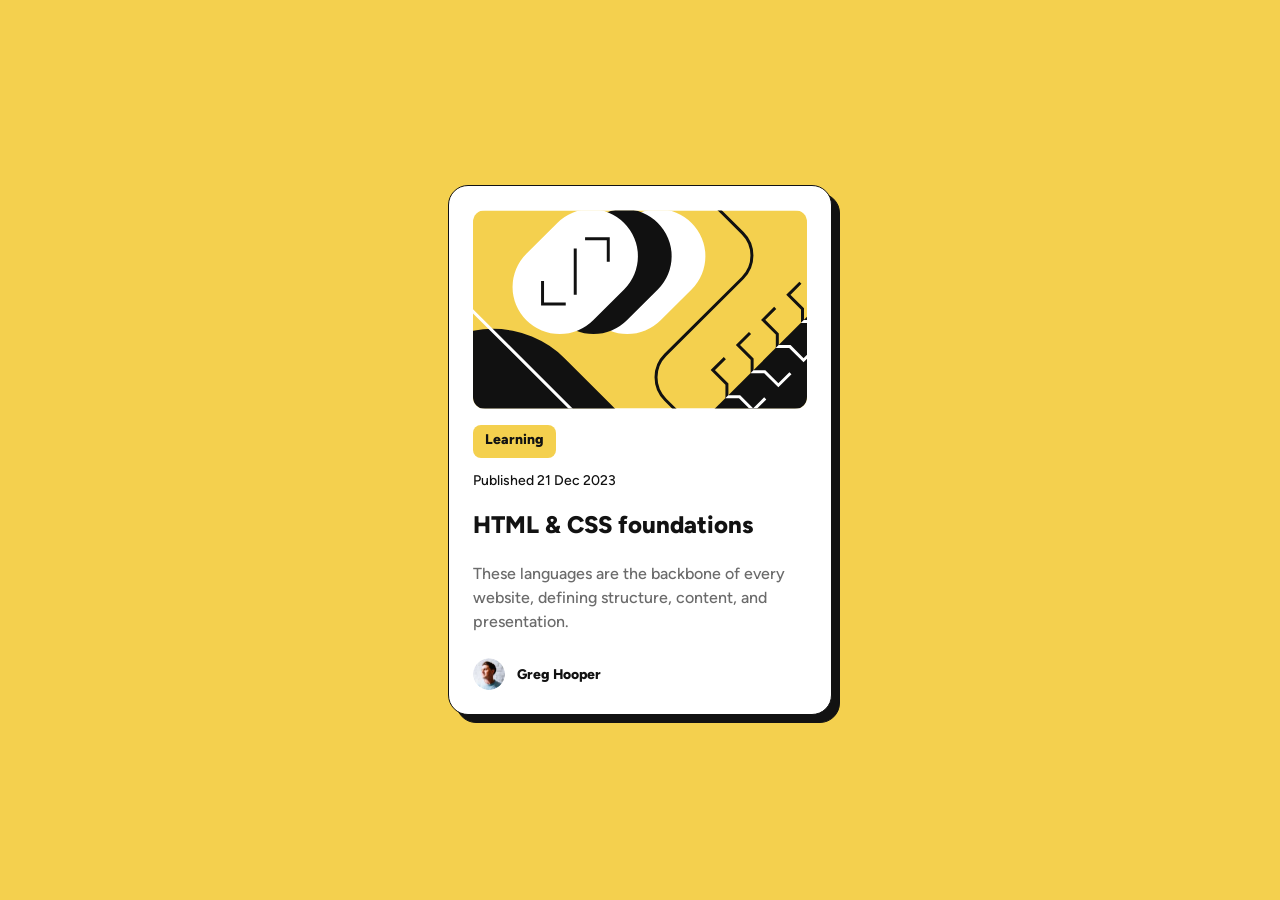
<file: blog-preview-card-main/index.html>
<!doctype html>
<html lang="en">
  <head>
    <meta charset="UTF-8" />
    <meta name="viewport" content="width=device-width, initial-scale=1.0" />
    <!-- displays site properly based on user's device -->

    <link
      rel="icon"
      type="image/png"
      sizes="32x32"
      href="./assets/images/favicon-32x32.png"
    />

    <title>Frontend Mentor | Blog preview card</title>
    <link rel="stylesheet" href="style.css" />
  </head>
  <body>
    <main class="page-wrapper">
      <article class="blog-card">
        <img
          class="illustration"
          src="assets/images/illustration-article.svg"
          alt="Illustration of HTML and CSS coding"
        />
        <p class="category-label">Learning</p>
        <time class="publish-date" datetime="2023-12-21"
          >Published 21 Dec 2023</time
        >
        <h1 class="main-heading">HTML & CSS foundations</h1>
        <p class="description">
          These languages are the backbone of every website, defining structure,
          content, and presentation.
        </p>
        <figure class="author-info">
          <img
            class="author-avatar"
            src="assets/images/image-avatar.webp"
            alt="Greg Hooper"
          />
          <figcaption class="author-name">Greg Hooper</figcaption>
        </figure>
      </article>
    </main>

    <!-- <footer class="attribution">
    Challenge by <a href="https://www.frontendmentor.io?ref=challenge">Frontend Mentor</a>. 
    Coded by <a href="#">Your Name Here</a>.
  </footer> -->
  </body>
</html>
</file>
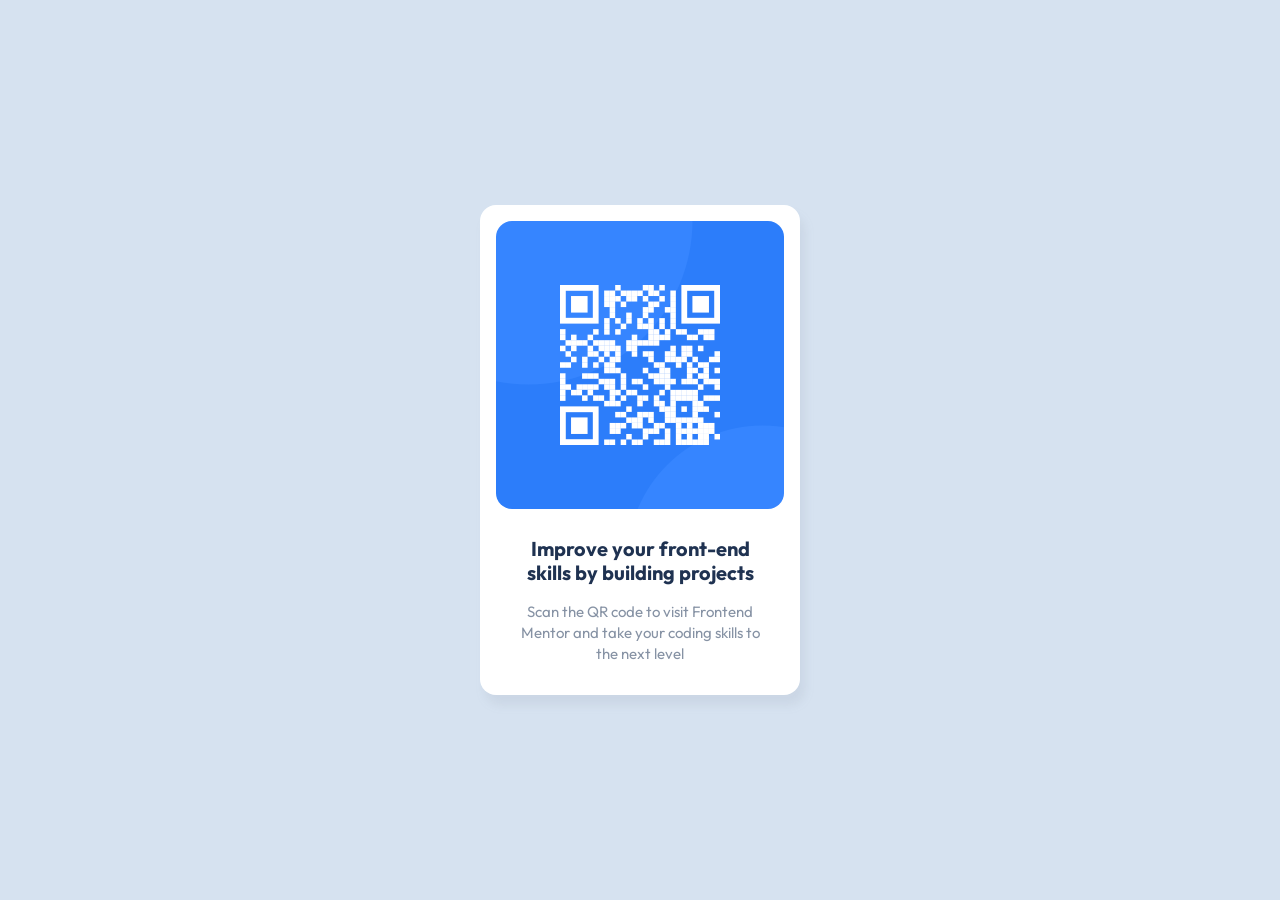
<file: qr-code-component-main/index.html>
<!doctype html>
<html lang="en">
  <head>
    <link rel="stylesheet" href="./style.css" />
    <link rel="preconnect" href="https://fonts.googleapis.com" />
    <link rel="preconnect" href="https://fonts.gstatic.com" crossorigin />
    <link
      href="https://fonts.googleapis.com/css2?family=Outfit:wght@100..900&display=swap"
      rel="stylesheet"
    />
    <meta charset="UTF-8" />
    <meta name="viewport" content="width=device-width, initial-scale=1.0" />
    <!-- displays site properly based on user's device -->

    <link
      rel="icon"
      type="image/png"
      sizes="32x32"
      href="./images/favicon-32x32.png"
    />

    <title>Frontend Mentor | QR code component</title>
  </head>
  <body>
    <main>
      <div class="card">
        <img
          src="./images/image-qr-code.png"
          alt="QR Code linking to Frontend Mentor"
          width="196"
          height="196"
        />
        <h1>Improve your front-end skills by building projects</h1>
        <p>
          Scan the QR code to visit Frontend Mentor and take your coding skills
          to the next level
        </p>
      </div>
    </main>
    <!--
    <footer class="attribution">
      <p>
        Challenge by
        <a href="https://www.frontendmentor.io?ref=challenge" target="_blank"
          >Frontend Mentor</a
        >. Coded by <a href="">Jayden</a>.
      </p>
    </footer>
    -->
  </body>
</html>
</file>
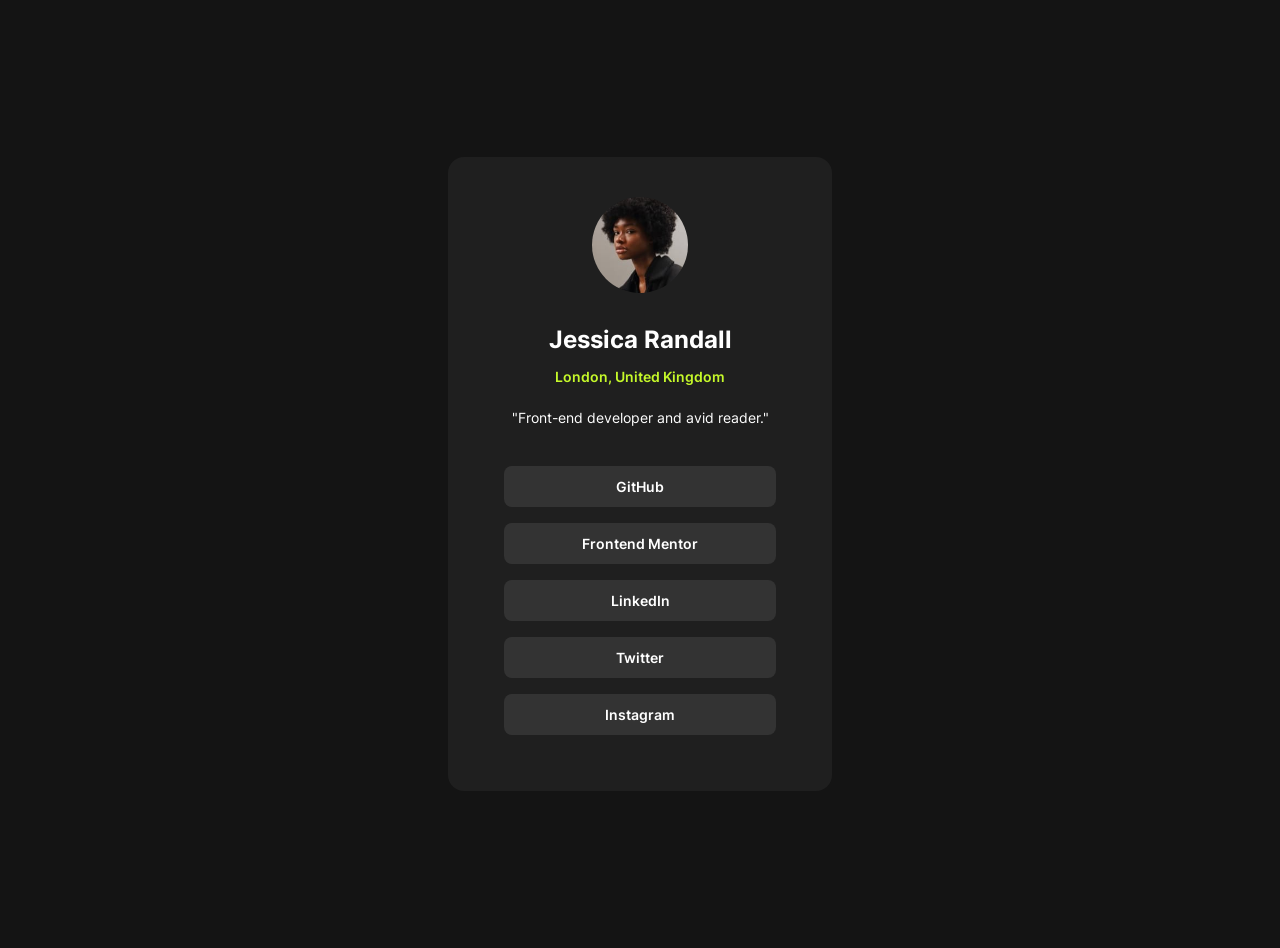
<file: social-links-profile-main/index.html>
<!doctype html>
<html lang="en">
  <head>
    <meta charset="UTF-8" />
    <meta name="viewport" content="width=device-width, initial-scale=1.0" />
    <!-- displays site properly based on user's device -->

    <link
      rel="icon"
      type="image/png"
      sizes="32x32"
      href="./assets/images/favicon-32x32.png"
    />
    <link rel="stylesheet" href="./style.css" />
    <title>Frontend Mentor | Social links profile</title>
  </head>
  <body>
    <main class="wrapper">
      <article class="card">
        <img
          class="avatar"
          src="./assets/images/avatar-jessica.jpeg"
          alt="Jessica Randall"
        />
        <h1 class="username">Jessica Randall</h1>
        <p class="location">London, United Kingdom</p>
        <p class="description">"Front-end developer and avid reader."</p>
        <nav class="social-links">
          <ul>
            <li>
              <a href="https://github.com/" class="social-link" rel="noopener noreferrer"
                >GitHub</a
              >
            </li>
            <li>
              <a href="https://www.frontendmentor.io/" class="social-link" rel="noopener noreferrer"
                >Frontend Mentor</a
              >
            </li>
            <li>
              <a href="https://www.linkedin.com/" class="social-link" rel="noopener noreferrer"
                >LinkedIn</a
              >
            </li>
            <li>
              <a href="https://x.com/" class="social-link" rel="noopener noreferrer"
                >Twitter</a
              >
            </li>
            <li>
              <a href="https://www.instagram.com/" class="social-link" rel="noopener noreferrer"
                >Instagram</a
              >
            </li>
          </ul>
        </nav>
      </article>
    </main>

    <!-- <footer class="attribution">
    Challenge by <a href="https://www.frontendmentor.io?ref=challenge">Frontend Mentor</a>. 
    Coded by <a href="#">Your Name Here</a>.
  </footer> -->
  </body>
</html>
</file>
<file: blog-preview-card-main/style.css>
@font-face {
  font-family: "Figtree";
  src: url("assets/fonts/Figtree-VariableFont_wght.ttf") format("truetype");
  font-weight: 500 800;
}

.attribution {
  font-size: 0.6875rem;
  text-align: center;
}
.attribution a {
  color: hsl(228, 45%, 44%);
}

body {
  font-family: "Figtree", sans-serif;
  background-color: hsl(47, 88%, 63%);
  margin: 0;
}

.page-wrapper {
  display: flex;
  justify-content: center;
  align-items: center;
  min-height: 100vh;
  padding: 0 1.5rem;
}

.blog-card {
  box-sizing: border-box;
  display: flex;
  flex-direction: column;
  align-items: flex-start;
  background-color: hsl(0, 0%, 100%);
  border-radius: 1.25rem;
  width: 100%;
  max-width: 24rem;
  padding: 1.5rem;
  border: 1px solid hsl(0, 0%, 7%);
  filter: drop-shadow(0.5rem 0.5rem hsl(0, 0%, 7%));
}

.illustration {
  width: 100%;
  border-radius: 0.75rem;
}

.category-label {
  font-size: 0.875rem;
  font-weight: 800;
  color: hsl(0, 0%, 7%);
  line-height: 150%;
  margin-top: 1rem;
  margin-bottom: 0.75rem;
  background-color: hsl(47, 88%, 63%);
  width: fit-content;
  padding: 0.25rem 0.75rem 0.5rem 0.75rem;
  border-radius: 0.5rem;
}

.publish-date {
  font-size: 0.875rem;
  color: hsl(0, 0%, 7%);
  line-height: 150%;
  margin-bottom: 1rem;
}

.main-heading {
  font-size: 1.5rem;
  font-weight: 800;
  color: hsl(0, 0%, 7%);
  line-height: 150%;
  margin: 0;
}

.main-heading:hover {
  color: hsl(47, 88%, 63%);
  cursor: pointer;
}

.description {
  font-size: 1rem;
  color: hsl(0, 0%, 42%);
  line-height: 150%;
  margin-top: 1.1875rem;
  margin-bottom: 1.5rem;
}

.author-info {
  display: flex;
  align-items: center;
  gap: 0.75rem;
  margin: 0;
}

.author-avatar {
  width: 2rem;
  height: 2rem;
  border-radius: 50%;
}
.author-name {
  font-size: 0.875rem;
  font-weight: 800;
  color: hsl(0, 0%, 7%);
  line-height: 150%;
}

@media (max-width: 37.5rem) {
  .category-label {
    font-size: 0.75rem;
  }
  .publish-date {
    font-size: 0.75rem;
  }
  .main-heading {
    font-size: 1.25rem;
  }
  .description {
    font-size: 0.875rem;
  }
}
</file>
<file: qr-code-component-main/style.css>
* {
  box-sizing: border-box;
}

body {
  font-family: "Outfit", sans-serif;
  background-color: hsl(212, 45%, 89%);
  display: flex;
  justify-content: center;
  align-items: center;
  height: 100vh;
  margin: 0;
  flex-direction: column;
}

main {
  flex: 1;
  display: flex;
  align-items: center;
}

.card {
  background-color: hsl(0, 0%, 100%);
  padding: 1rem;
  border-radius: 1rem;
  filter: drop-shadow(0.3125rem 0.625rem 0.3125rem hsl(216, 15%, 48%, 0.1));
  text-align: center;
  width: 20rem;
}

.card img {
  border-radius: 1rem;
  width: 100%;
  height: auto;
}

.card p {
  color: hsl(216, 15%, 48%, 0.8);
  font-size: 0.9375rem;
  font-weight: 400;
  padding: 0 1rem;
  line-height: 140%;
  margin-top: 1rem;
}

.card h1 {
  color: hsl(218, 44%, 22%);
  font-size: 1.25rem;
  margin-top: 1.5rem;
  font-weight: 700;
  padding: 0 1rem;
  line-height: 120%;
}

.attribution {
  font-size: 0.6875rem;
  text-align: center;
  width: 100%;
  padding: 1rem;
}
.attribution a {
  color: hsl(228, 45%, 44%);
}
</file>
<file: social-links-profile-main/style.css>
@font-face {
  font-family: "Inter";
  src: url(assets/fonts/Inter-VariableFont_slnt\,wght.ttf) format("truetype");
}

body {
  font-family: "Inter", sans-serif;
  background-color: hsl(0, 0%, 8%);
  margin: 0;
}

.wrapper {
  display: flex;
  justify-content: center;
  align-items: center;
  height: 100vh;
  padding: 1.5rem;
}

.card {
  box-sizing: border-box;
  background-color: hsl(0, 0%, 12%);
  border-radius: 1rem;
  padding: 2.5rem;
  text-align: center;
  max-width: 24rem;
  width: 100%;
}

.avatar {
  width: 6rem;
  height: 6rem;
  border-radius: 50%;
  margin-bottom: 0.5rem;
}

.username {
  color: hsl(0, 0%, 100%);
  font-size: 1.5rem;
  margin-bottom: 0.5rem;
  font-weight: 700;
}

.location {
  color: hsl(75, 94%, 57%);
  font-size: 0.875rem;
  margin-bottom: 1.5rem;
  font-weight: 600;
}

.description {
  color: hsl(0, 0%, 100%);
  font-size: 0.875rem;
  font-weight: 400;
  margin-bottom: 1.5rem;
}

.social-links {
  display: flex;
  flex-direction: column;
  justify-content: center;
}

.social-links ul {
  list-style: none;
  padding: 0;
  margin: 0;
}

.social-link {
  font-weight: 600;
  font-size: 0.875rem;
  display: block;
  background-color: hsl(0, 0%, 20%);
  color: hsl(0, 0%, 100%);
  text-decoration: none;
  padding: 0.75rem;
  border-radius: 0.5rem;
  margin: 1rem;
}

.social-link:hover {
  background-color: hsl(75, 94%, 57%);
  color: hsl(0, 0%, 8%);
  cursor: pointer;
}

.social-link:focus-visible {
  background-color: hsl(75, 94%, 57%);
  color: hsl(0, 0%, 8%);
  outline: 2px solid white;
  outline-offset: 2px;
}

@media (max-width: 600px) {
  .username {
    font-size: 1.25rem;
  }

  .location {
    font-size: 0.75rem;
  }

  .description {
    font-size: 0.75rem;
  }

  .social-link {
    font-size: 0.75rem;
  }
}
</file>
